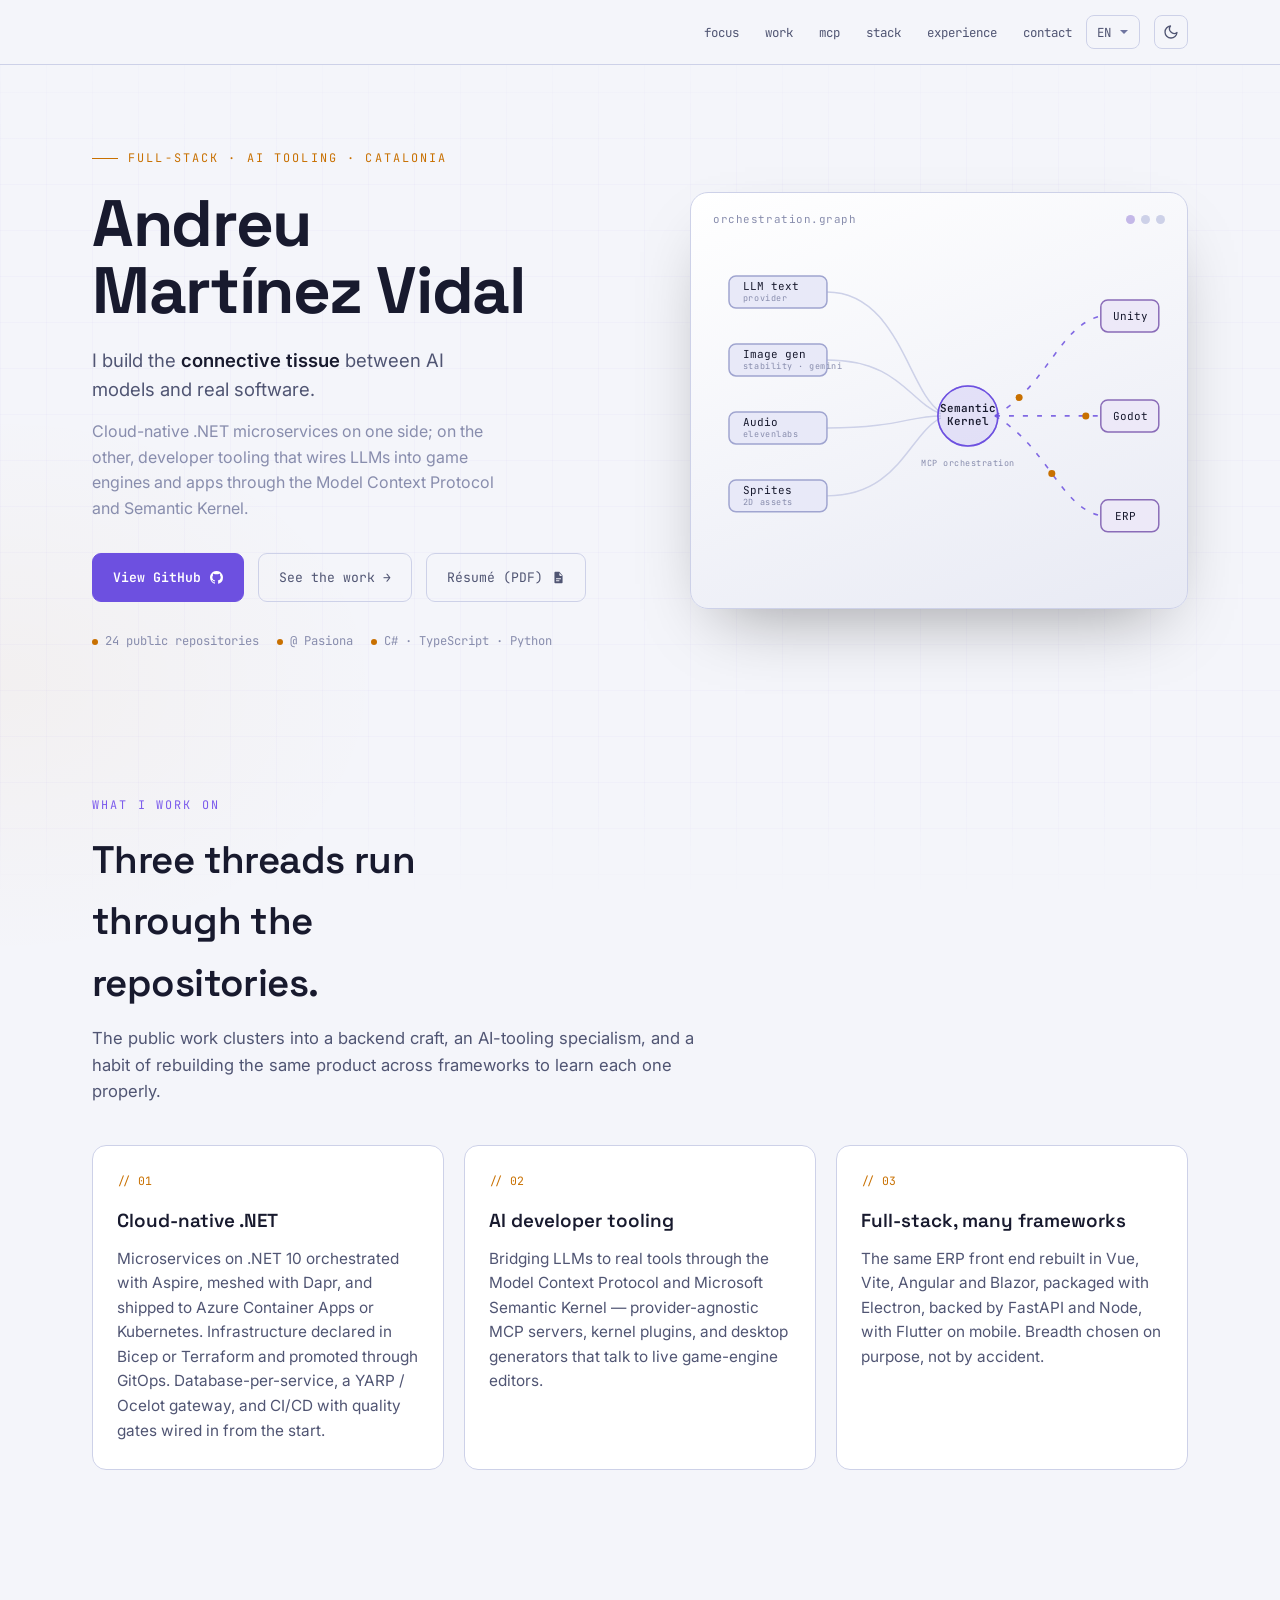
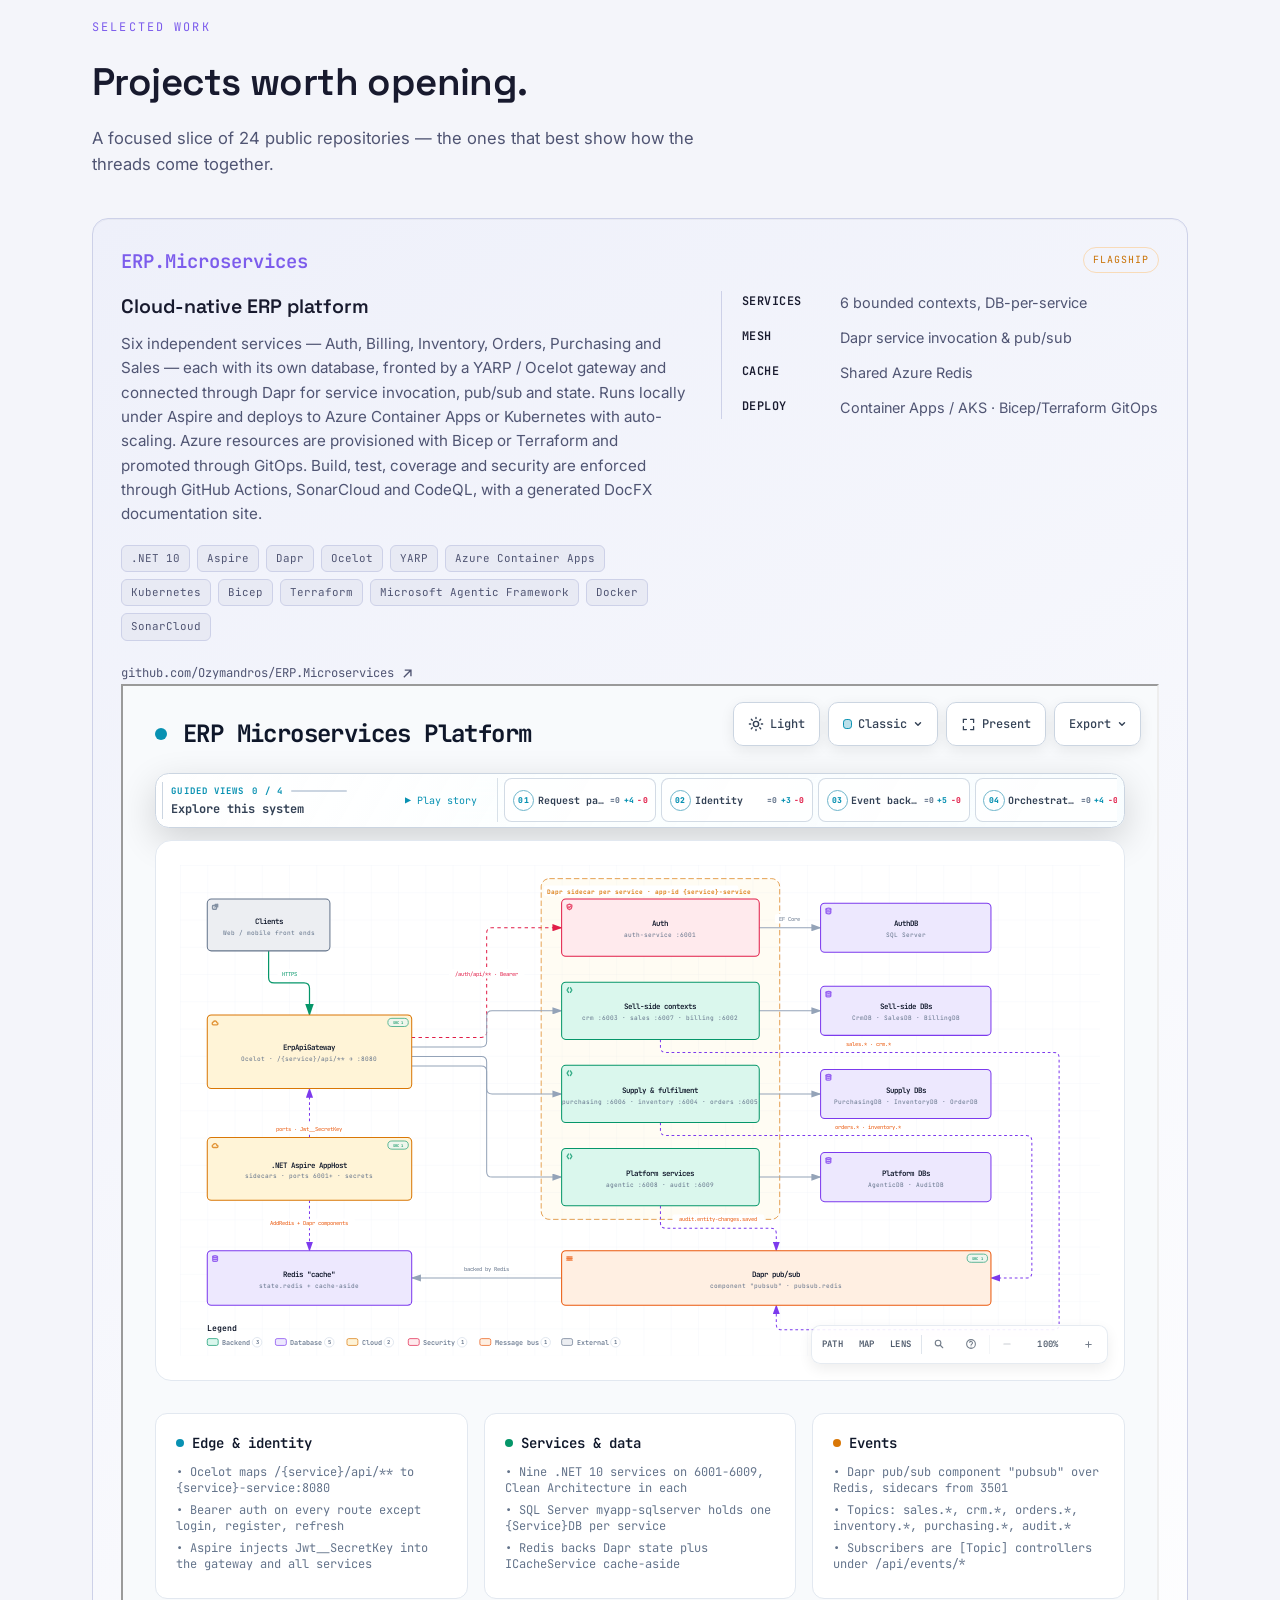
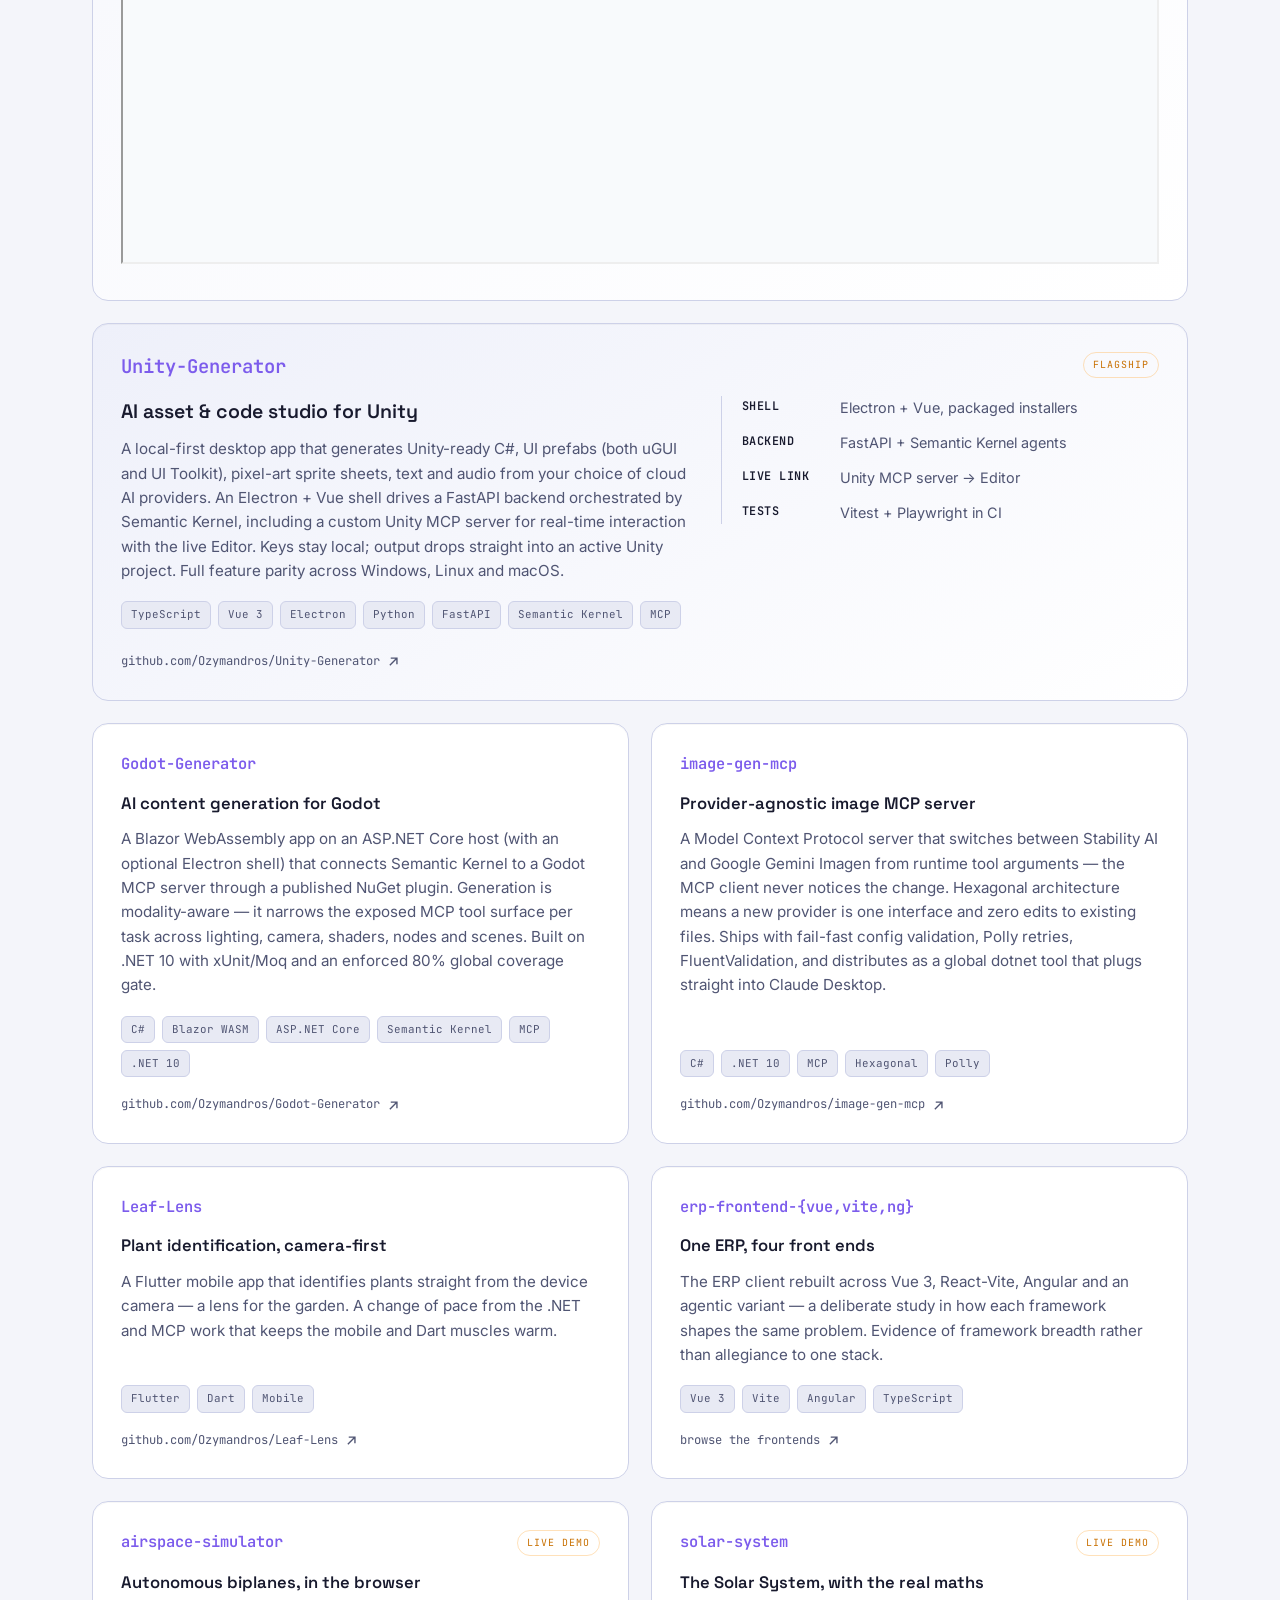
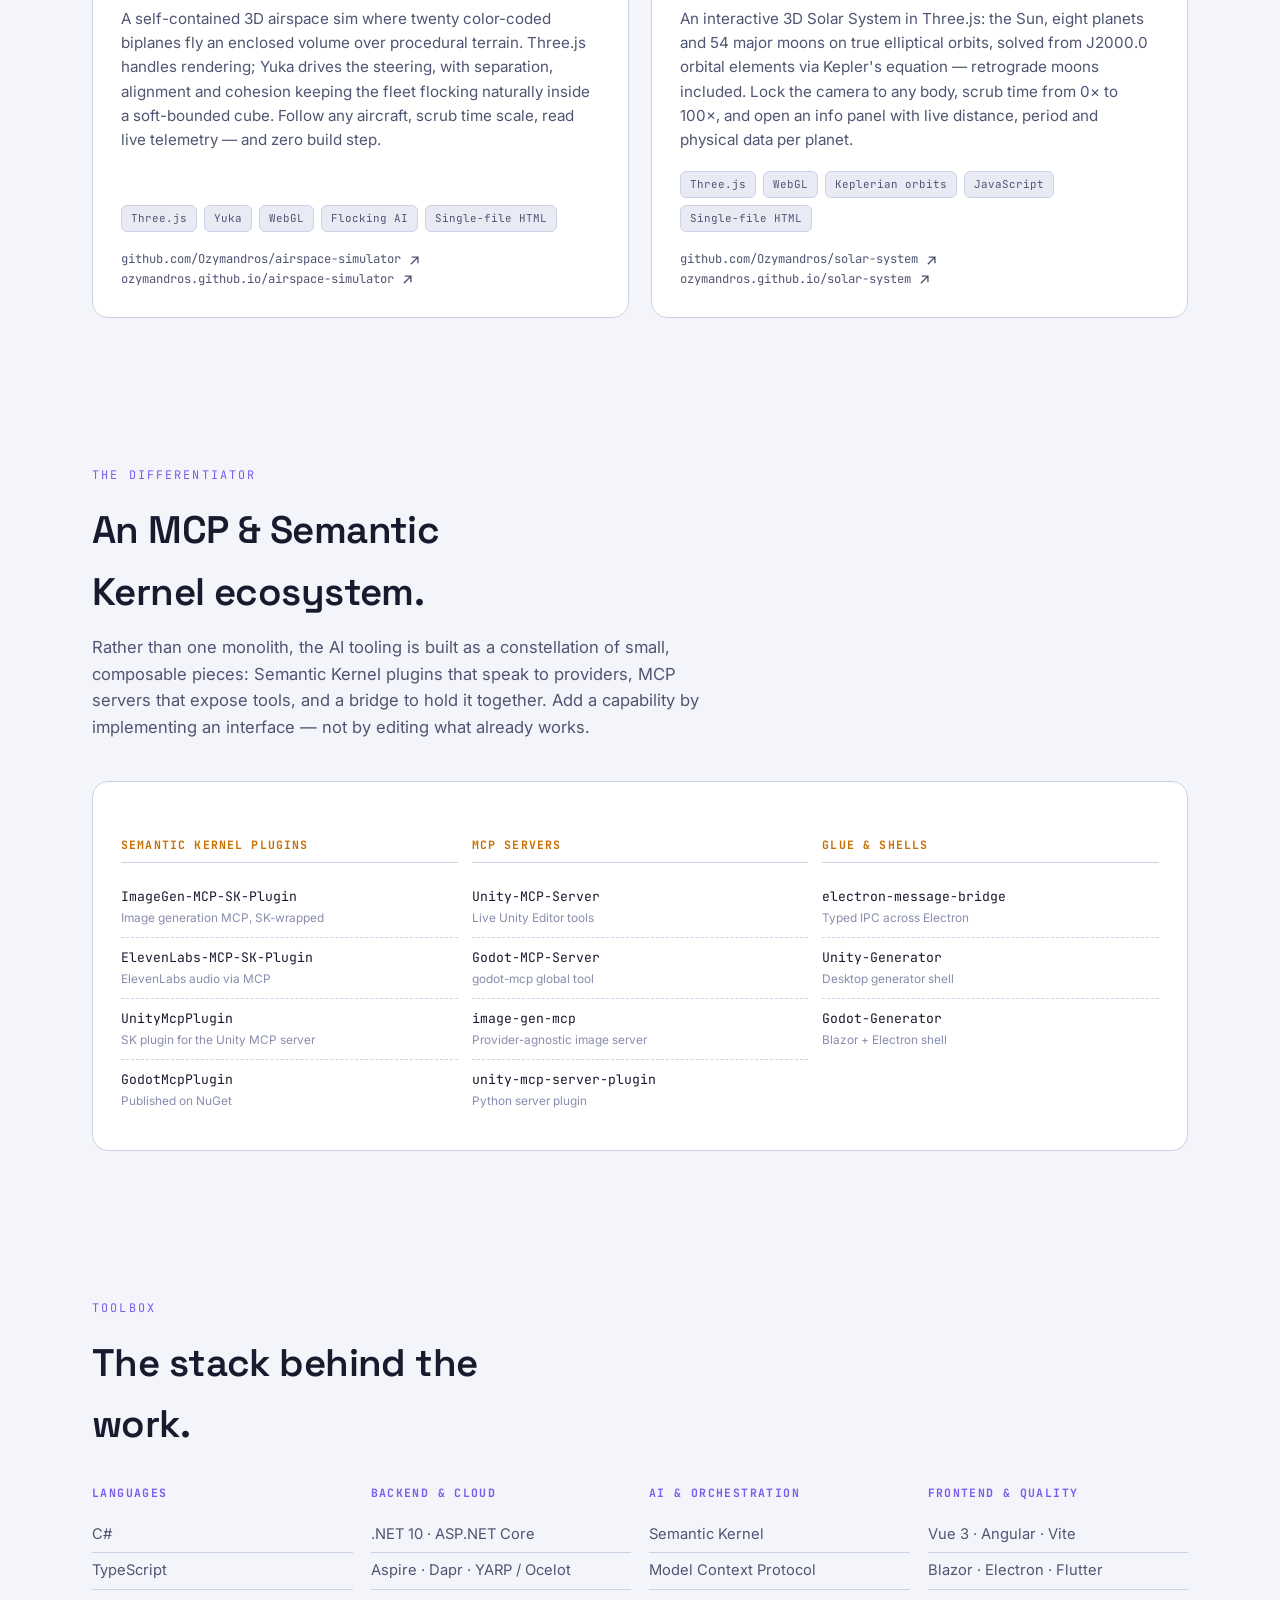
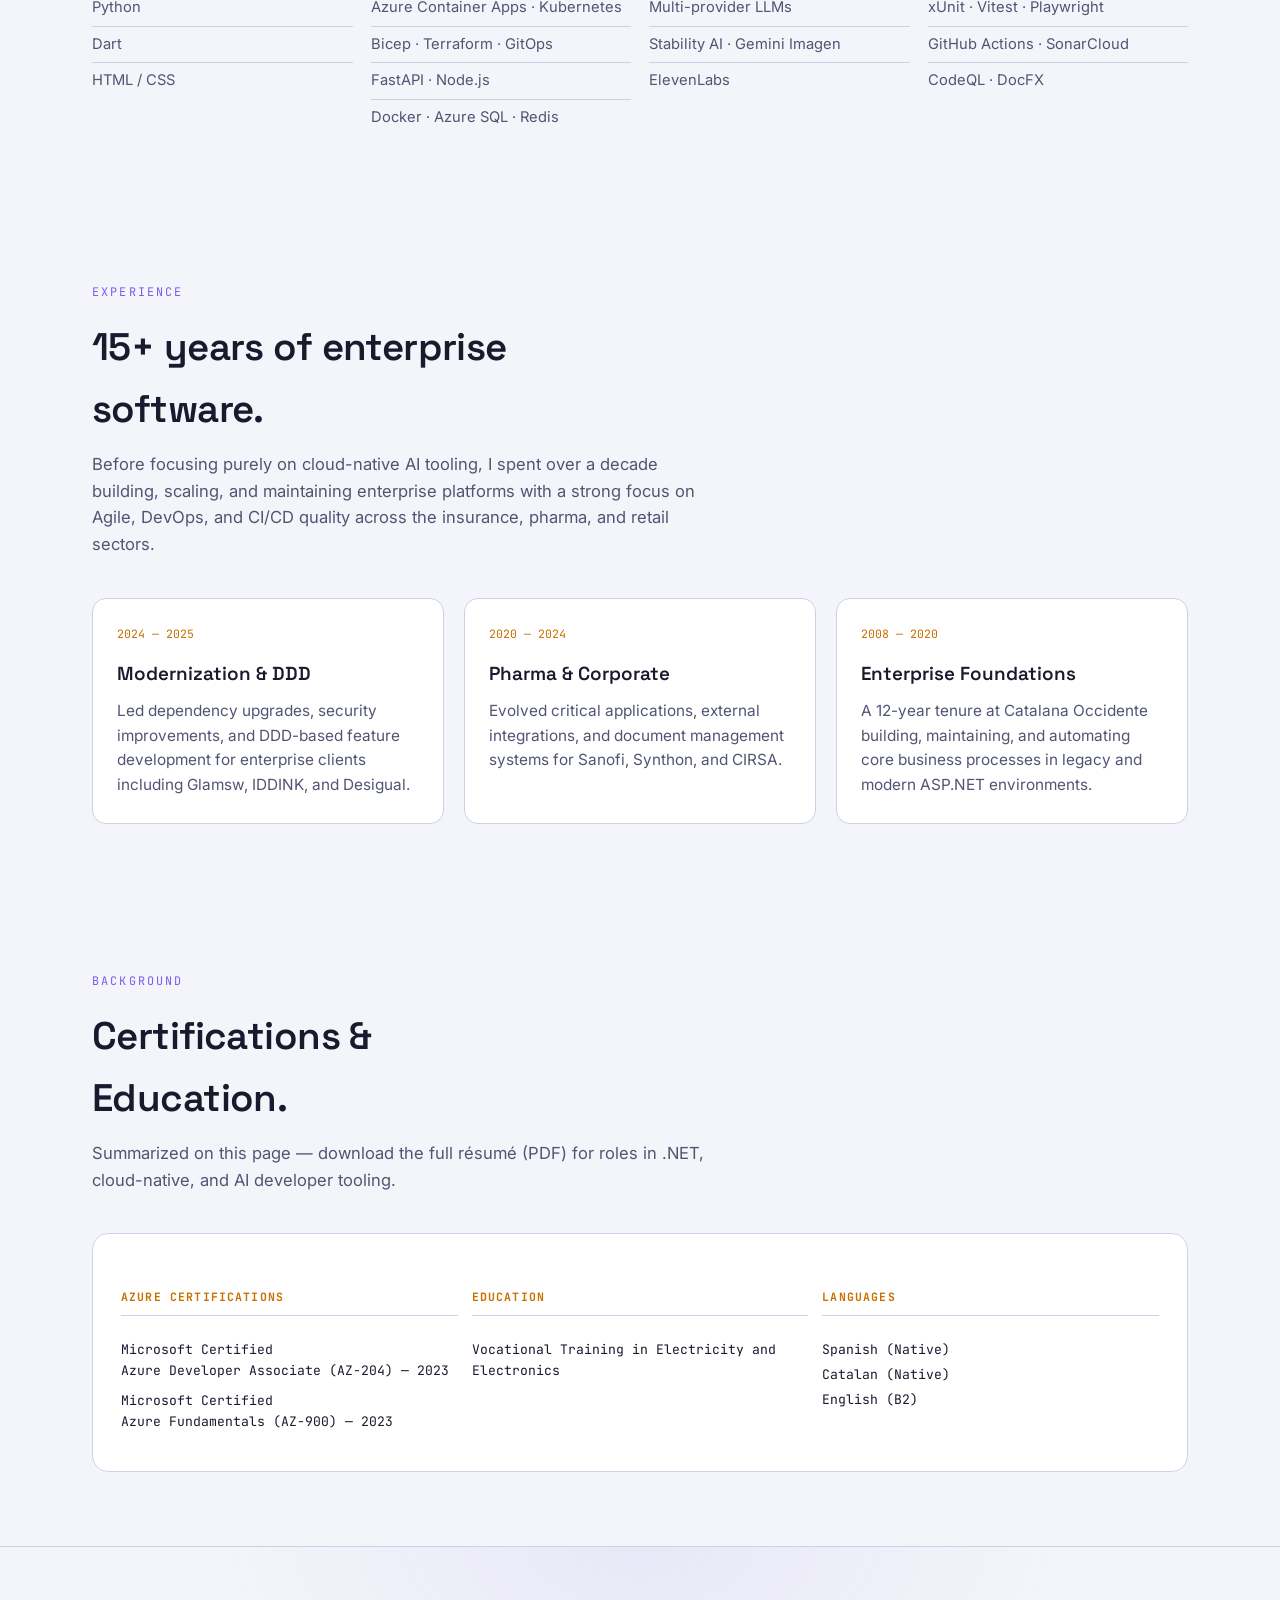
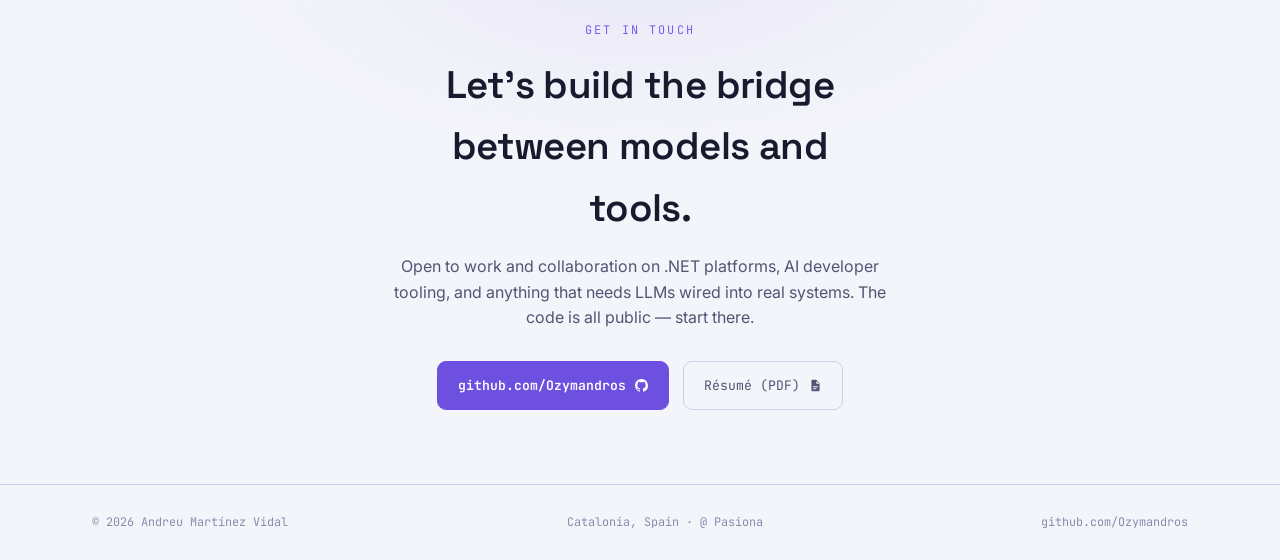
<file: index.html>
<!DOCTYPE html>
<html lang="en">
<head>
<meta charset="UTF-8">
<meta name="viewport" content="width=device-width, initial-scale=1.0">
<title>Andreu Martínez Vidal — Full-Stack &amp; AI Tooling Engineer</title>
<meta name="description" content="Andreu Martínez Vidal builds cloud-native .NET microservices and AI developer tooling that bridges LLMs to real tools through the Model Context Protocol and Semantic Kernel.">
<link rel="preconnect" href="https://fonts.googleapis.com">
<link rel="preconnect" href="https://fonts.gstatic.com" crossorigin>
<link href="https://fonts.googleapis.com/css2?family=Space+Grotesk:wght@400;500;600;700&family=Inter:wght@400;500;600&family=JetBrains+Mono:wght@400;500;600&display=swap" rel="stylesheet">
<link rel="stylesheet" href="styles.css">
<!-- Apply saved theme and language before first paint -->
<script>
  (function(){
    var t=localStorage.getItem('theme');
    if(t==='light'||t==='dark'){document.documentElement.dataset.theme=t;}
    else{document.documentElement.dataset.theme=
      window.matchMedia('(prefers-color-scheme:dark)').matches?'dark':'light';}
    var l=localStorage.getItem('lang');
    if(l==='en'||l==='es'||l==='ca'){document.documentElement.lang=l;}
  })();
</script>
</head>
<body>

<header class="nav">
  <div class="wrap row">
    <!--<div class="brand">andreu<b>.</b>martínez<b>:~$</b></div>-->
    <div class="nav-links">
      <nav><ul>
        <li><a href="#focus" data-i18n="nav.focus">focus</a></li>
        <li><a href="#work" data-i18n="nav.work">work</a></li>
        <li><a href="#ecosystem" data-i18n="nav.mcp">mcp</a></li>
        <li><a href="#stack" data-i18n="nav.stack">stack</a></li>
        <li><a href="#experience" data-i18n="nav.experience">experience</a></li>
        <li><a href="#contact" data-i18n="nav.contact">contact</a></li>
      </ul></nav>
      <select class="lang-select" id="lang-select" data-i18n-attr="aria-label:nav.lang" aria-label="Language">
        <option value="en">EN</option>
        <option value="es">ES</option>
        <option value="ca">CA</option>
      </select>
      <button class="theme-toggle" id="theme-toggle" data-i18n-attr="aria-label:nav.themeToggle" aria-label="Toggle light / dark theme">
        <!-- sun: visible in dark mode -->
        <svg class="icon-sun" viewBox="0 0 24 24" fill="none" stroke="currentColor" stroke-width="2" stroke-linecap="round" stroke-linejoin="round" aria-hidden="true">
          <circle cx="12" cy="12" r="4"/>
          <path d="M12 2v2M12 20v2M4.93 4.93l1.41 1.41M17.66 17.66l1.41 1.41M2 12h2M20 12h2M4.93 19.07l1.41-1.41M17.66 6.34l1.41-1.41"/>
        </svg>
        <!-- moon: visible in light mode -->
        <svg class="icon-moon" viewBox="0 0 24 24" fill="none" stroke="currentColor" stroke-width="2" stroke-linecap="round" stroke-linejoin="round" aria-hidden="true">
          <path d="M21 12.79A9 9 0 1 1 11.21 3 7 7 0 0 0 21 12.79z"/>
        </svg>
      </button>
    </div>
  </div>
</header>

<main>
  <!-- HERO -->
  <section class="hero">
    <div class="wrap hero-grid">
      <div>
        <div class="eyebrow" data-i18n="hero.eyebrow">Full-stack · AI tooling · Catalonia</div>
        <h1>Andreu<br>Martínez Vidal</h1>
        <p class="lede" data-i18n-html="hero.lede">I build the <strong>connective tissue</strong> between AI models and real software.</p>
        <p class="sub" data-i18n="hero.sub">Cloud-native .NET microservices on one side; on the other, developer tooling that wires LLMs into game engines and apps through the Model Context Protocol and Semantic Kernel.</p>
        <div class="cta-row">
          <a class="btn btn-primary" href="https://github.com/Ozymandros" target="_blank" rel="noopener">
            <span data-i18n="hero.cta.github">View GitHub</span>
            <svg width="13" height="13" viewBox="0 0 16 16" fill="currentColor"><path d="M8 0C3.58 0 0 3.58 0 8c0 3.54 2.29 6.53 5.47 7.59.4.07.55-.17.55-.38 0-.19-.01-.82-.01-1.49-2.01.37-2.53-.49-2.69-.94-.09-.23-.48-.94-.82-1.13-.28-.15-.68-.52-.01-.53.63-.01 1.08.58 1.23.82.72 1.21 1.87.87 2.33.66.07-.52.28-.87.51-1.07-1.78-.2-3.64-.89-3.64-3.95 0-.87.31-1.59.82-2.15-.08-.2-.36-1.02.08-2.12 0 0 .67-.21 2.2.82.64-.18 1.32-.27 2-.27.68 0 1.36.09 2 .27 1.53-1.04 2.2-.82 2.2-.82.44 1.1.16 1.92.08 2.12.51.56.82 1.27.82 2.15 0 3.07-1.87 3.75-3.65 3.95.29.25.54.73.54 1.48 0 1.07-.01 1.93-.01 2.2 0 .21.15.46.55.38A8.01 8.01 0 0016 8c0-4.42-3.58-8-8-8z"/></svg>
          </a>
          <a class="btn btn-ghost" href="#work" data-i18n="hero.cta.work">See the work →</a>
          <a class="btn btn-ghost" href="./CV_Andreu_Martinez_Optimizado.pdf" target="_blank" rel="noopener" type="application/pdf" data-i18n-attr="aria-label:hero.cta.cv;title:hero.cta.cv" aria-label="Résumé (PDF)" title="Résumé (PDF)">
            <span data-i18n="hero.cta.cv">Résumé (PDF)</span>
            <svg width="13" height="13" viewBox="0 0 16 16" fill="currentColor" aria-hidden="true"><path d="M9 1H4a1 1 0 0 0-1 1v12a1 1 0 0 0 1 1h8a1 1 0 0 0 1-1V5.5L9 1zm0 1.5L12.5 6H10a1 1 0 0 1-1-1V2.5zM5 9h6v1H5V9zm0 2.5h4v1H5v-1z"/></svg>
          </a>
        </div>
        <div class="meta-line mono">
          <span><i class="dot"></i> <span data-i18n="hero.meta.repos">24 public repositories</span></span>
          <span><i class="dot"></i> <span data-i18n="hero.meta.pasiona">@ Pasiona</span></span>
          <span><i class="dot"></i> <span data-i18n="hero.meta.languages">C# · TypeScript · Python</span></span>
        </div>
      </div>

      <!-- signature: orchestration node graph -->
      <div class="graph-card reveal">
        <div class="graph-head">
          <span data-i18n="hero.graph.title">orchestration.graph</span>
          <span class="lights"><i></i><i></i><i></i></span>
        </div>
        <svg class="graph" viewBox="0 0 460 360" role="img" data-i18n-attr="aria-label:hero.graph.aria" aria-label="Diagram: AI providers feed a Semantic Kernel core that drives tool targets through the Model Context Protocol.">
          <!-- edges providers -> kernel -->
          <path class="edge" d="M118,58 C190,58 200,160 232,178"/>
          <path class="edge" d="M118,126 C190,126 200,168 232,180"/>
          <path class="edge" d="M118,194 C190,194 200,182 232,182"/>
          <path class="edge" d="M118,262 C190,262 200,200 232,184"/>
          <!-- flow edges kernel -> targets -->
          <path class="edge-flow" d="M286,182 C340,150 350,92 392,82"/>
          <path class="edge-flow" d="M286,182 C345,182 350,182 392,182"/>
          <path class="edge-flow" d="M286,182 C340,214 350,272 392,282"/>

          <!-- providers -->
          <g class="node n-provider">
            <rect x="20" y="42" width="98" height="32" rx="7"/>
            <text class="node-label" x="34" y="56" data-i18n="hero.graph.llmText">LLM text</text>
            <text class="node-kind" x="34" y="67" data-i18n="hero.graph.provider">provider</text>
          </g>
          <g class="node n-provider">
            <rect x="20" y="110" width="98" height="32" rx="7"/>
            <text class="node-label" x="34" y="124" data-i18n="hero.graph.imageGen">Image gen</text>
            <text class="node-kind" x="34" y="135">stability · gemini</text>
          </g>
          <g class="node n-provider">
            <rect x="20" y="178" width="98" height="32" rx="7"/>
            <text class="node-label" x="34" y="192" data-i18n="hero.graph.audio">Audio</text>
            <text class="node-kind" x="34" y="203">elevenlabs</text>
          </g>
          <g class="node n-provider">
            <rect x="20" y="246" width="98" height="32" rx="7"/>
            <text class="node-label" x="34" y="260" data-i18n="hero.graph.sprites">Sprites</text>
            <text class="node-kind" x="34" y="271" data-i18n="hero.graph.assets2d">2D assets</text>
          </g>

          <!-- kernel -->
          <g class="node n-kernel">
            <circle class="pulse" cx="259" cy="182" r="30"/>
            <circle cx="259" cy="182" r="30"/>
            <text class="node-label" x="259" y="178" text-anchor="middle" style="font-weight:600">Semantic</text>
            <text class="node-label" x="259" y="191" text-anchor="middle" style="font-weight:600">Kernel</text>
          </g>
          <text class="node-kind" x="259" y="232" text-anchor="middle" data-i18n="hero.graph.mcpOrchestration">MCP orchestration</text>

          <!-- targets -->
          <g class="node n-target">
            <rect x="392" y="66" width="58" height="32" rx="7"/>
            <text class="node-label" x="404" y="86">Unity</text>
          </g>
          <g class="node n-target">
            <rect x="392" y="166" width="58" height="32" rx="7"/>
            <text class="node-label" x="404" y="186">Godot</text>
          </g>
          <g class="node n-target">
            <rect x="392" y="266" width="58" height="32" rx="7"/>
            <text class="node-label" x="406" y="286">ERP</text>
          </g>

          <!-- travelling signal dots -->
          <circle class="sig-dot run" r="3.5"><animateMotion dur="2.6s" repeatCount="indefinite" path="M286,182 C340,150 350,92 392,82"/></circle>
          <circle class="sig-dot run" r="3.5" style="animation-delay:.9s"><animateMotion dur="2.6s" begin="0.9s" repeatCount="indefinite" path="M286,182 C345,182 350,182 392,182"/></circle>
          <circle class="sig-dot run" r="3.5" style="animation-delay:1.7s"><animateMotion dur="2.6s" begin="1.7s" repeatCount="indefinite" path="M286,182 C340,214 350,272 392,282"/></circle>
        </svg>
      </div>
    </div>
  </section>

  <!-- FOCUS -->
  <section id="focus">
    <div class="wrap">
      <div class="sec-label reveal" data-i18n="focus.label">What I work on</div>
      <h2 class="sec-title reveal" data-i18n="focus.title">Three threads run through the repositories.</h2>
      <p class="sec-intro reveal" data-i18n="focus.intro">The public work clusters into a backend craft, an AI-tooling specialism, and a habit of rebuilding the same product across frameworks to learn each one properly.</p>
      <div class="pillars">
        <div class="pillar reveal">
          <div class="idx">// 01</div>
          <h3 data-i18n="focus.p1.title">Cloud-native .NET</h3>
          <p data-i18n="focus.p1.body">Microservices on .NET 10 orchestrated with Aspire, meshed with Dapr, and shipped to Azure Container Apps or Kubernetes. Infrastructure declared in Bicep or Terraform and promoted through GitOps. Database-per-service, a YARP / Ocelot gateway, and CI/CD with quality gates wired in from the start.</p>
        </div>
        <div class="pillar reveal">
          <div class="idx">// 02</div>
          <h3 data-i18n="focus.p2.title">AI developer tooling</h3>
          <p data-i18n="focus.p2.body">Bridging LLMs to real tools through the Model Context Protocol and Microsoft Semantic Kernel — provider-agnostic MCP servers, kernel plugins, and desktop generators that talk to live game-engine editors.</p>
        </div>
        <div class="pillar reveal">
          <div class="idx">// 03</div>
          <h3 data-i18n="focus.p3.title">Full-stack, many frameworks</h3>
          <p data-i18n="focus.p3.body">The same ERP front end rebuilt in Vue, Vite, Angular and Blazor, packaged with Electron, backed by FastAPI and Node, with Flutter on mobile. Breadth chosen on purpose, not by accident.</p>
        </div>
      </div>
    </div>
  </section>

  <!-- WORK -->
  <section id="work">
    <div class="wrap">
      <div class="sec-label reveal" data-i18n="work.label">Selected work</div>
      <h2 class="sec-title reveal" data-i18n="work.title">Projects worth opening.</h2>
      <p class="sec-intro reveal" data-i18n="work.intro">A focused slice of 24 public repositories — the ones that best show how the threads come together.</p>

      <div class="projects">
        <!-- ERP flagship -->
        <article class="card flag reveal">
          <div class="card-top">
            <div class="repo">ERP.Microservices</div>
            <span class="badge" data-i18n="work.badge.flagship">Flagship</span>
          </div>
          <div class="flag-grid">
            <div>
              <h3 class="role" data-i18n="erp.role">Cloud-native ERP platform</h3>
              <p data-i18n="erp.body">Six independent services — Auth, Billing, Inventory, Orders, Purchasing and Sales — each with its own database, fronted by a YARP / Ocelot gateway and connected through Dapr for service invocation, pub/sub and state. Runs locally under Aspire and deploys to Azure Container Apps or Kubernetes with auto-scaling. Azure resources are provisioned with Bicep or Terraform and promoted through GitOps. Build, test, coverage and security are enforced through GitHub Actions, SonarCloud and CodeQL, with a generated DocFX documentation site.</p>
              <div class="tags">
                <span class="tag">.NET 10</span><span class="tag">Aspire</span><span class="tag">Dapr</span>
                <span class="tag">Ocelot</span><span class="tag">YARP</span><span class="tag">Azure Container Apps</span>
                <span class="tag">Kubernetes</span><span class="tag">Bicep</span><span class="tag">Terraform</span>
                <span class="tag">Microsoft Agentic Framework</span><span class="tag">Docker</span><span class="tag">SonarCloud</span>
              </div>
              <a class="link" href="https://github.com/Ozymandros/ERP.Microservices" target="_blank" rel="noopener">github.com/Ozymandros/ERP.Microservices
                <svg width="11" height="11" viewBox="0 0 16 16" fill="currentColor"><path d="M4 2h10v10h-2V5.4L3.4 14 2 12.6 10.6 4H4V2z"/></svg></a>
            </div>
            <ul class="facts">
              <li><b data-i18n="facts.services">Services</b><span data-i18n="facts.services.val">6 bounded contexts, DB-per-service</span></li>
              <li><b data-i18n="facts.mesh">Mesh</b><span data-i18n="facts.mesh.val">Dapr service invocation &amp; pub/sub</span></li>
              <li><b data-i18n="facts.cache">Cache</b><span data-i18n="facts.cache.val">Shared Azure Redis</span></li>
              <li><b data-i18n="facts.deploy">Deploy</b><span data-i18n="facts.deploy.val">Container Apps / AKS · Bicep/Terraform GitOps</span></li>
            </ul>
          </div>
		  <div class="card-bottom">
          <iframe src="docs/diagrams/erp-platform-architecture.html" style="
    height: 1180px;
" width="100%"></iframe>
          </div>
        </article>

        <!-- Unity-Generator flagship -->
        <article class="card flag reveal">
          <div class="card-top">
            <div class="repo">Unity-Generator</div>
            <span class="badge" data-i18n="work.badge.flagship">Flagship</span>
          </div>
          <div class="flag-grid">
            <div>
              <h3 class="role" data-i18n="unity.role">AI asset &amp; code studio for Unity</h3>
              <p data-i18n="unity.body">A local-first desktop app that generates Unity-ready C#, UI prefabs (both uGUI and UI Toolkit), pixel-art sprite sheets, text and audio from your choice of cloud AI providers. An Electron + Vue shell drives a FastAPI backend orchestrated by Semantic Kernel, including a custom Unity MCP server for real-time interaction with the live Editor. Keys stay local; output drops straight into an active Unity project. Full feature parity across Windows, Linux and macOS.</p>
              <div class="tags">
                <span class="tag">TypeScript</span><span class="tag">Vue 3</span><span class="tag">Electron</span>
                <span class="tag">Python</span><span class="tag">FastAPI</span><span class="tag">Semantic Kernel</span><span class="tag">MCP</span>
              </div>
              <a class="link" href="https://github.com/Ozymandros/Unity-Generator" target="_blank" rel="noopener">github.com/Ozymandros/Unity-Generator
                <svg width="11" height="11" viewBox="0 0 16 16" fill="currentColor"><path d="M4 2h10v10h-2V5.4L3.4 14 2 12.6 10.6 4H4V2z"/></svg></a>
            </div>
            <ul class="facts">
              <li><b data-i18n="facts.shell">Shell</b><span data-i18n="facts.shell.val">Electron + Vue, packaged installers</span></li>
              <li><b data-i18n="facts.backend">Backend</b><span data-i18n="facts.backend.val">FastAPI + Semantic Kernel agents</span></li>
              <li><b data-i18n="facts.liveLink">Live link</b><span data-i18n="facts.liveLink.val">Unity MCP server → Editor</span></li>
              <li><b data-i18n="facts.tests">Tests</b><span data-i18n="facts.tests.val">Vitest + Playwright in CI</span></li>
            </ul>
          </div>
        </article>

        <!-- Godot-Generator -->
        <article class="card reveal">
          <div class="card-top"><div class="repo">Godot-Generator</div></div>
          <h3 class="role" data-i18n="godot.role">AI content generation for Godot</h3>
          <p data-i18n="godot.body">A Blazor WebAssembly app on an ASP.NET Core host (with an optional Electron shell) that connects Semantic Kernel to a Godot MCP server through a published NuGet plugin. Generation is modality-aware — it narrows the exposed MCP tool surface per task across lighting, camera, shaders, nodes and scenes. Built on .NET 10 with xUnit/Moq and an enforced 80% global coverage gate.</p>
          <div class="tags">
            <span class="tag">C#</span><span class="tag">Blazor WASM</span><span class="tag">ASP.NET Core</span>
            <span class="tag">Semantic Kernel</span><span class="tag">MCP</span><span class="tag">.NET 10</span>
          </div>
          <a class="link" href="https://github.com/Ozymandros/Godot-Generator" target="_blank" rel="noopener">github.com/Ozymandros/Godot-Generator
            <svg width="11" height="11" viewBox="0 0 16 16" fill="currentColor"><path d="M4 2h10v10h-2V5.4L3.4 14 2 12.6 10.6 4H4V2z"/></svg></a>
        </article>

        <!-- image-gen-mcp -->
        <article class="card reveal">
          <div class="card-top"><div class="repo">image-gen-mcp</div></div>
          <h3 class="role" data-i18n="imagegen.role">Provider-agnostic image MCP server</h3>
          <p data-i18n="imagegen.body">A Model Context Protocol server that switches between Stability AI and Google Gemini Imagen from runtime tool arguments — the MCP client never notices the change. Hexagonal architecture means a new provider is one interface and zero edits to existing files. Ships with fail-fast config validation, Polly retries, FluentValidation, and distributes as a global dotnet tool that plugs straight into Claude Desktop.</p>
          <div class="tags">
            <span class="tag">C#</span><span class="tag">.NET 10</span><span class="tag">MCP</span>
            <span class="tag">Hexagonal</span><span class="tag">Polly</span>
          </div>
          <a class="link" href="https://github.com/Ozymandros/image-gen-mcp" target="_blank" rel="noopener">github.com/Ozymandros/image-gen-mcp
            <svg width="11" height="11" viewBox="0 0 16 16" fill="currentColor"><path d="M4 2h10v10h-2V5.4L3.4 14 2 12.6 10.6 4H4V2z"/></svg></a>
        </article>

        <!-- Leaf-Lens -->
        <article class="card reveal">
          <div class="card-top"><div class="repo">Leaf-Lens</div></div>
          <h3 class="role" data-i18n="leaflens.role">Plant identification, camera-first</h3>
          <p data-i18n="leaflens.body">A Flutter mobile app that identifies plants straight from the device camera — a lens for the garden. A change of pace from the .NET and MCP work that keeps the mobile and Dart muscles warm.</p>
          <div class="tags"><span class="tag">Flutter</span><span class="tag">Dart</span><span class="tag">Mobile</span></div>
          <a class="link" href="https://github.com/Ozymandros/Leaf-Lens" target="_blank" rel="noopener">github.com/Ozymandros/Leaf-Lens
            <svg width="11" height="11" viewBox="0 0 16 16" fill="currentColor"><path d="M4 2h10v10h-2V5.4L3.4 14 2 12.6 10.6 4H4V2z"/></svg></a>
        </article>

        <!-- ERP frontends -->
        <article class="card reveal">
          <div class="card-top"><div class="repo">erp-frontend-{vue,vite,ng}</div></div>
          <h3 class="role" data-i18n="erpfe.role">One ERP, four front ends</h3>
          <p data-i18n="erpfe.body">The ERP client rebuilt across Vue 3, React-Vite, Angular and an agentic variant — a deliberate study in how each framework shapes the same problem. Evidence of framework breadth rather than allegiance to one stack.</p>
          <div class="tags"><span class="tag">Vue 3</span><span class="tag">Vite</span><span class="tag">Angular</span><span class="tag">TypeScript</span></div>
          <a class="link" href="https://github.com/Ozymandros?tab=repositories" target="_blank" rel="noopener"><span data-i18n="erpfe.link">browse the frontends</span>
            <svg width="11" height="11" viewBox="0 0 16 16" fill="currentColor"><path d="M4 2h10v10h-2V5.4L3.4 14 2 12.6 10.6 4H4V2z"/></svg></a>
        </article>

        <!-- airspace-simulator -->
        <article class="card reveal">
          <div class="card-top"><div class="repo">airspace-simulator</div><span class="badge" data-i18n="work.badge.liveDemo">Live demo</span></div>
          <h3 class="role" data-i18n="airspace.role">Autonomous biplanes, in the browser</h3>
          <p data-i18n="airspace.body">A self-contained 3D airspace sim where twenty color-coded biplanes fly an enclosed volume over procedural terrain. Three.js handles rendering; Yuka drives the steering, with separation, alignment and cohesion keeping the fleet flocking naturally inside a soft-bounded cube. Follow any aircraft, scrub time scale, read live telemetry — and zero build step.</p>
          <div class="tags">
            <span class="tag">Three.js</span><span class="tag">Yuka</span><span class="tag">WebGL</span>
            <span class="tag">Flocking AI</span><span class="tag">Single-file HTML</span>
          </div>
          <a class="link" href="https://github.com/Ozymandros/airspace-simulator" target="_blank" rel="noopener">github.com/Ozymandros/airspace-simulator
            <svg width="11" height="11" viewBox="0 0 16 16" fill="currentColor"><path d="M4 2h10v10h-2V5.4L3.4 14 2 12.6 10.6 4H4V2z"/></svg></a>
          <a class="link" href="https://ozymandros.github.io/airspace-simulator" target="_blank" rel="noopener">ozymandros.github.io/airspace-simulator
            <svg width="11" height="11" viewBox="0 0 16 16" fill="currentColor"><path d="M4 2h10v10h-2V5.4L3.4 14 2 12.6 10.6 4H4V2z"/></svg></a>
        </article>

        <!-- solar-system -->
        <article class="card reveal">
          <div class="card-top"><div class="repo">solar-system</div><span class="badge" data-i18n="work.badge.liveDemo">Live demo</span></div>
          <h3 class="role" data-i18n="solar.role">The Solar System, with the real maths</h3>
          <p data-i18n="solar.body">An interactive 3D Solar System in Three.js: the Sun, eight planets and 54 major moons on true elliptical orbits, solved from J2000.0 orbital elements via Kepler's equation — retrograde moons included. Lock the camera to any body, scrub time from 0× to 100×, and open an info panel with live distance, period and physical data per planet.</p>
          <div class="tags">
            <span class="tag">Three.js</span><span class="tag">WebGL</span><span class="tag">Keplerian orbits</span>
            <span class="tag">JavaScript</span><span class="tag">Single-file HTML</span>
          </div>
          <a class="link" href="https://github.com/Ozymandros/solar-system" target="_blank" rel="noopener">github.com/Ozymandros/solar-system
            <svg width="11" height="11" viewBox="0 0 16 16" fill="currentColor"><path d="M4 2h10v10h-2V5.4L3.4 14 2 12.6 10.6 4H4V2z"/></svg></a>
          <a class="link" href="https://ozymandros.github.io/solar-system" target="_blank" rel="noopener">ozymandros.github.io/solar-system
            <svg width="11" height="11" viewBox="0 0 16 16" fill="currentColor"><path d="M4 2h10v10h-2V5.4L3.4 14 2 12.6 10.6 4H4V2z"/></svg></a>
        </article>
      </div>
    </div>
  </section>

  <!-- ECOSYSTEM -->
  <section id="ecosystem">
    <div class="wrap">
      <div class="sec-label reveal" data-i18n="eco.label">The differentiator</div>
      <h2 class="sec-title reveal" data-i18n="eco.title">An MCP &amp; Semantic Kernel ecosystem.</h2>
      <p class="sec-intro reveal" data-i18n="eco.intro">Rather than one monolith, the AI tooling is built as a constellation of small, composable pieces: Semantic Kernel plugins that speak to providers, MCP servers that expose tools, and a bridge to hold it together. Add a capability by implementing an interface — not by editing what already works.</p>
      <div class="eco reveal">
        <div class="eco-grid">
          <div class="eco-col">
            <h4 data-i18n="eco.col.plugins">Semantic Kernel plugins</h4>
            <a class="eco-item" href="https://github.com/Ozymandros/ImageGen-MCP-SK-Plugin" target="_blank" rel="noopener">ImageGen-MCP-SK-Plugin<span data-i18n="eco.item.imagegen">Image generation MCP, SK-wrapped</span></a>
            <a class="eco-item" href="https://github.com/Ozymandros/ElevenLabs-MCP-SK-Plugin" target="_blank" rel="noopener">ElevenLabs-MCP-SK-Plugin<span data-i18n="eco.item.elevenlabs">ElevenLabs audio via MCP</span></a>
            <a class="eco-item" href="https://github.com/Ozymandros/UnityMcpPlugin" target="_blank" rel="noopener">UnityMcpPlugin<span data-i18n="eco.item.unityplugin">SK plugin for the Unity MCP server</span></a>
            <a class="eco-item" href="https://github.com/Ozymandros/GodotMcpPlugin" target="_blank" rel="noopener">GodotMcpPlugin<span data-i18n="eco.item.godotplugin">Published on NuGet</span></a>
          </div>
          <div class="eco-col">
            <h4 data-i18n="eco.col.servers">MCP servers</h4>
            <a class="eco-item" href="https://github.com/Ozymandros/Unity-MCP-Server" target="_blank" rel="noopener">Unity-MCP-Server<span data-i18n="eco.item.unityserver">Live Unity Editor tools</span></a>
            <a class="eco-item" href="https://github.com/Ozymandros/Godot-MCP-Server" target="_blank" rel="noopener">Godot-MCP-Server<span data-i18n="eco.item.godotserver">godot-mcp global tool</span></a>
            <a class="eco-item" href="https://github.com/Ozymandros/image-gen-mcp" target="_blank" rel="noopener">image-gen-mcp<span data-i18n="eco.item.imagegenserver">Provider-agnostic image server</span></a>
            <a class="eco-item" href="https://github.com/Ozymandros/unity-mcp-server-plugin" target="_blank" rel="noopener">unity-mcp-server-plugin<span data-i18n="eco.item.unitypy">Python server plugin</span></a>
          </div>
          <div class="eco-col">
            <h4 data-i18n="eco.col.glue">Glue &amp; shells</h4>
            <a class="eco-item" href="https://github.com/Ozymandros/electron-message-bridge" target="_blank" rel="noopener">electron-message-bridge<span data-i18n="eco.item.bridge">Typed IPC across Electron</span></a>
            <a class="eco-item" href="https://github.com/Ozymandros/Unity-Generator" target="_blank" rel="noopener">Unity-Generator<span data-i18n="eco.item.unityshell">Desktop generator shell</span></a>
            <a class="eco-item" href="https://github.com/Ozymandros/Godot-Generator" target="_blank" rel="noopener">Godot-Generator<span data-i18n="eco.item.godotshell">Blazor + Electron shell</span></a>
          </div>
        </div>
      </div>
    </div>
  </section>

  <!-- STACK -->
  <section id="stack">
    <div class="wrap">
      <div class="sec-label reveal" data-i18n="stack.label">Toolbox</div>
      <h2 class="sec-title reveal" data-i18n="stack.title">The stack behind the work.</h2>
      <div class="stack" style="margin-top:30px">
        <div class="stack-col reveal">
          <h4 data-i18n="stack.col.languages">Languages</h4>
          <ul><li>C#</li><li>TypeScript</li><li>Python</li><li>Dart</li><li>HTML / CSS</li></ul>
        </div>
        <div class="stack-col reveal">
          <h4 data-i18n="stack.col.backend">Backend &amp; cloud</h4>
          <ul><li>.NET 10 · ASP.NET Core</li><li>Aspire · Dapr · YARP / Ocelot</li><li>Azure Container Apps · Kubernetes</li><li>Bicep · Terraform · GitOps</li><li>FastAPI · Node.js</li><li>Docker · Azure SQL · Redis</li></ul>
        </div>
        <div class="stack-col reveal">
          <h4 data-i18n="stack.col.ai">AI &amp; orchestration</h4>
          <ul><li>Semantic Kernel</li><li>Model Context Protocol</li><li>Multi-provider LLMs</li><li>Stability AI · Gemini Imagen</li><li>ElevenLabs</li></ul>
        </div>
        <div class="stack-col reveal">
          <h4 data-i18n="stack.col.frontend">Frontend &amp; quality</h4>
          <ul><li>Vue 3 · Angular · Vite</li><li>Blazor · Electron · Flutter</li><li>xUnit · Vitest · Playwright</li><li>GitHub Actions · SonarCloud</li><li>CodeQL · DocFX</li></ul>
        </div>
      </div>
    </div>
  </section>

  <!-- EXPERIENCE -->
  <section id="experience">
    <div class="wrap">
      <div class="sec-label reveal" data-i18n="experience.label">Trajectory</div>
      <h2 class="sec-title reveal" data-i18n="experience.title">15+ years of enterprise software.</h2>
      <p class="sec-intro reveal" data-i18n="experience.intro">Before focusing purely on cloud-native AI tooling, I spent over a decade building, scaling, and maintaining enterprise platforms across the insurance, pharma, and retail sectors.</p>
      
      <div class="pillars">
        <div class="pillar reveal">
          <div class="idx">2024 — 2025</div>
          <h3 data-i18n="exp.recent.title">Modernization & DDD</h3>
          <p data-i18n="exp.recent.body">Led dependency upgrades, security improvements, and DDD-based feature development for enterprise clients including Glamsw, IDDINK, and Desigual.</p>
        </div>
        <div class="pillar reveal">
          <div class="idx">2020 — 2024</div>
          <h3 data-i18n="exp.mid.title">Pharma & Corporate</h3>
          <p data-i18n="exp.mid.body">Evolved critical applications, external integrations, and document management systems for Sanofi, Synthon, and CIRSA.</p>
        </div>
        <div class="pillar reveal">
          <div class="idx">2008 — 2020</div>
          <h3 data-i18n="exp.early.title">Enterprise Foundations</h3>
          <p data-i18n="exp.early.body">A 12-year tenure at Catalana Occidente building, maintaining, and automating core business processes in legacy and modern ASP.NET environments.</p>
        </div>
      </div>
    </div>
  </section>

  <!-- BACKGROUND & CREDENTIALS -->
  <section id="background">
    <div class="wrap">
      <div class="sec-label reveal" data-i18n="credentials.label">Background</div>
      <h2 class="sec-title reveal" data-i18n="credentials.title">Certifications & Education.</h2>
      <p class="sec-intro reveal" data-i18n-html="credentials.cv.intro">Summarized on this page — <a href="./CV_Andreu_Martinez_Optimizado.pdf" target="_blank" rel="noopener">download the full résumé (PDF)</a> for roles in .NET, cloud-native, and AI developer tooling.</p>
      <div class="eco reveal">
        <div class="eco-grid">
          <div class="eco-col">
            <h4 data-i18n="credentials.certs">Certifications</h4>
            <span class="eco-item" style="border-bottom:none">Microsoft Certified <span data-i18n="credentials.az204" style="color:var(--text);font-family:var(--mono);font-size:0.82rem;margin-top:0;">Azure Developer Associate (AZ-204) — 2023</span></span>
            <span class="eco-item" style="border-bottom:none;padding-top:0;">Microsoft Certified <span data-i18n="credentials.az900" style="color:var(--text);font-family:var(--mono);font-size:0.82rem;margin-top:0;">Azure Fundamentals (AZ-900) — 2023</span></span>
          </div>
          <div class="eco-col">
            <h4 data-i18n="credentials.edu">Education</h4>
            <span class="eco-item" style="border-bottom:none" data-i18n="credentials.fp">Vocational Training in Electricity and Electronics</span>
          </div>
          <div class="eco-col">
            <h4 data-i18n="credentials.lang">Languages</h4>
            <span class="eco-item" style="border-bottom:none;padding-bottom:0;" data-i18n="credentials.lang.es">Spanish (Native)</span>
            <span class="eco-item" style="border-bottom:none;padding:4px 0;" data-i18n="credentials.lang.ca">Catalan (Native)</span>
            <span class="eco-item" style="border-bottom:none;padding-top:0;" data-i18n="credentials.lang.en">English (B1)</span>
          </div>
        </div>
      </div>
    </div>
  </section>

  <!-- CONTACT -->
  <section id="contact" class="contact">
    <div class="wrap">
      <div class="sec-label reveal" style="text-align:center" data-i18n="contact.label">Get in touch</div>
      <h2 class="sec-title reveal" data-i18n="contact.title">Let's build the bridge between models and tools.</h2>
      <p class="reveal" data-i18n="contact.body">Open to work and collaboration on .NET platforms, AI developer tooling, and anything that needs LLMs wired into real systems. The code is all public — start there.</p>
      <div class="cta-row reveal">
        <a class="btn btn-primary" href="https://github.com/Ozymandros" target="_blank" rel="noopener">
          github.com/Ozymandros
          <svg width="13" height="13" viewBox="0 0 16 16" fill="currentColor"><path d="M8 0C3.58 0 0 3.58 0 8c0 3.54 2.29 6.53 5.47 7.59.4.07.55-.17.55-.38 0-.19-.01-.82-.01-1.49-2.01.37-2.53-.49-2.69-.94-.09-.23-.48-.94-.82-1.13-.28-.15-.68-.52-.01-.53.63-.01 1.08.58 1.23.82.72 1.21 1.87.87 2.33.66.07-.52.28-.87.51-1.07-1.78-.2-3.64-.89-3.64-3.95 0-.87.31-1.59.82-2.15-.08-.2-.36-1.02.08-2.12 0 0 .67-.21 2.2.82.64-.18 1.32-.27 2-.27.68 0 1.36.09 2 .27 1.53-1.04 2.2-.82 2.2-.82.44 1.1.16 1.92.08 2.12.51.56.82 1.27.82 2.15 0 3.07-1.87 3.75-3.65 3.95.29.25.54.73.54 1.48 0 1.07-.01 1.93-.01 2.2 0 .21.15.46.55.38A8.01 8.01 0 0016 8c0-4.42-3.58-8-8-8z"/></svg>
        </a>
        <a class="btn btn-ghost" href="./CV_Andreu_Martinez_Optimizado.pdf" target="_blank" rel="noopener" type="application/pdf" data-i18n-attr="aria-label:contact.cta.cv;title:contact.cta.cv" aria-label="Résumé (PDF)" title="Résumé (PDF)">
          <span data-i18n="contact.cta.cv">Résumé (PDF)</span>
          <svg width="13" height="13" viewBox="0 0 16 16" fill="currentColor" aria-hidden="true"><path d="M9 1H4a1 1 0 0 0-1 1v12a1 1 0 0 0 1 1h8a1 1 0 0 0 1-1V5.5L9 1zm0 1.5L12.5 6H10a1 1 0 0 1-1-1V2.5zM5 9h6v1H5V9zm0 2.5h4v1H5v-1z"/></svg>
        </a>
      </div>
    </div>
  </section>
</main>

<footer>
  <div class="wrap row">
    <span>© 2026 Andreu Martínez Vidal</span>
    <span data-i18n="footer.location">Catalonia, Spain · @ Pasiona</span>
    <a href="https://github.com/Ozymandros" target="_blank" rel="noopener">github.com/Ozymandros</a>
  </div>
</footer>

<script src="translations.js"></script>
<script src="main.js"></script>
</body>
</html>
</file>
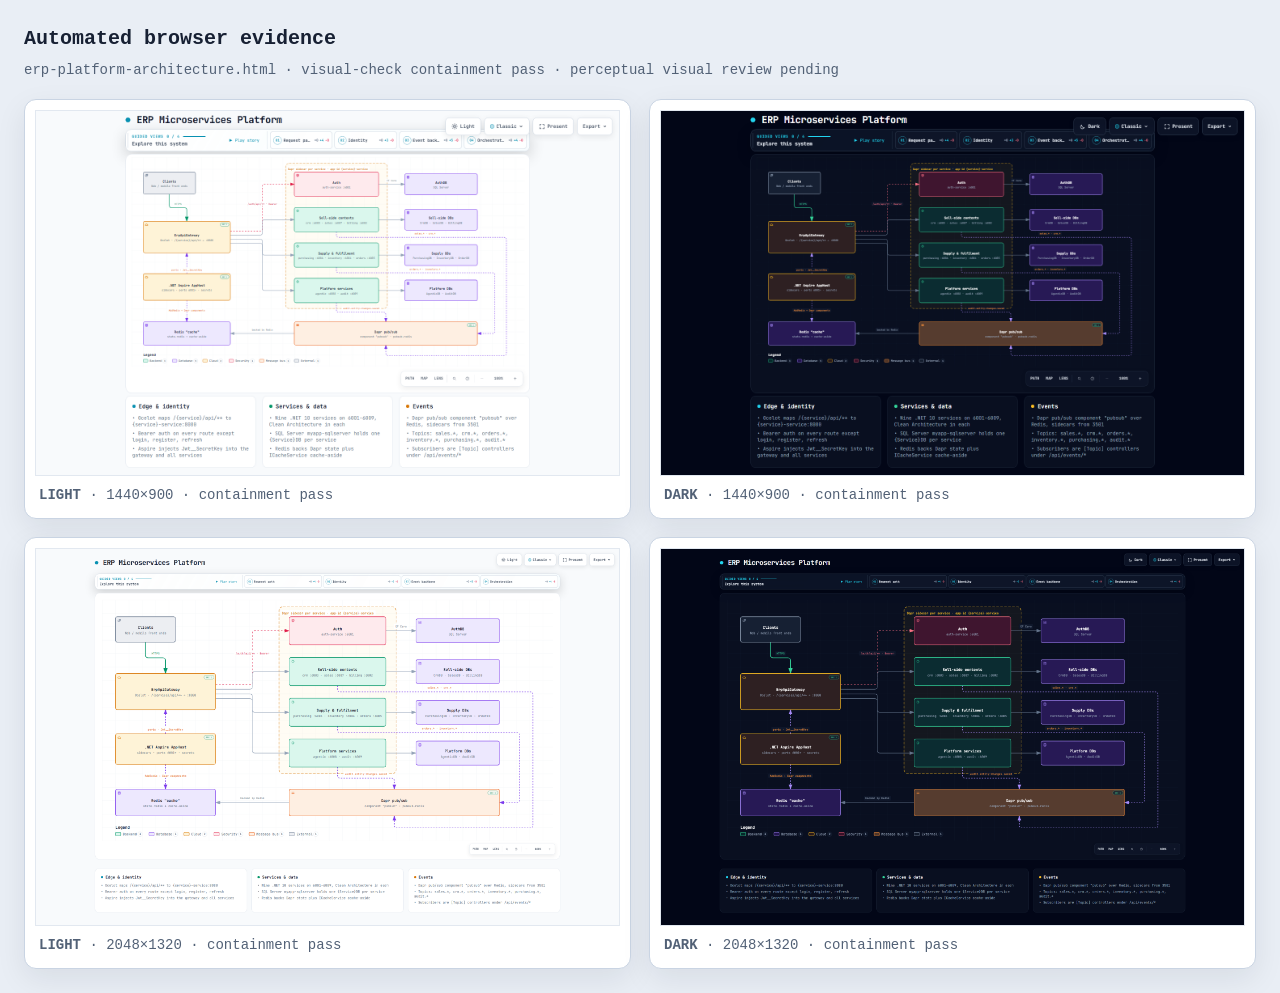
<file: docs/diagrams/erp-platform-architecture.visual-check.html>
<!doctype html>
<html lang="en">
<head>
<meta charset="utf-8">
<meta name="viewport" content="width=device-width,initial-scale=1">
<title>Archify automated browser evidence · erp-platform-architecture.html</title>
<style>
*{box-sizing:border-box}body{margin:0;padding:24px;background:#e9eef5;color:#172033;font:14px/1.5 ui-monospace,SFMono-Regular,Menlo,Consolas,monospace}header{max-width:1500px;margin:0 auto 18px}h1{margin:0 0 6px;font-size:20px}p{margin:0;color:#526176}.grid{max-width:1500px;margin:auto;display:grid;grid-template-columns:repeat(2,minmax(0,1fr));gap:18px}figure{margin:0;padding:10px;background:white;border:1px solid #c9d4e3;border-radius:12px;box-shadow:0 10px 30px rgba(15,23,42,.08)}img{display:block;width:100%;height:auto;border:1px solid #e2e8f0}figcaption{padding:9px 4px 2px;color:#526176}@media(max-width:900px){.grid{grid-template-columns:1fr}}
</style>
</head>
<body>
<header><h1>Automated browser evidence</h1><p>erp-platform-architecture.html · visual-check containment pass · perceptual visual review pending</p></header>
<main class="grid">
      <figure>
        <img src="erp-platform-architecture.visual-check.1440x900.light.png" alt="light 1440 by 900">
        <figcaption><strong>LIGHT</strong> · 1440×900 · containment pass</figcaption>
      </figure>
      <figure>
        <img src="erp-platform-architecture.visual-check.1440x900.dark.png" alt="dark 1440 by 900">
        <figcaption><strong>DARK</strong> · 1440×900 · containment pass</figcaption>
      </figure>
      <figure>
        <img src="erp-platform-architecture.visual-check.2048x1320.light.png" alt="light 2048 by 1320">
        <figcaption><strong>LIGHT</strong> · 2048×1320 · containment pass</figcaption>
      </figure>
      <figure>
        <img src="erp-platform-architecture.visual-check.2048x1320.dark.png" alt="dark 2048 by 1320">
        <figcaption><strong>DARK</strong> · 2048×1320 · containment pass</figcaption>
      </figure>
</main>
</body>
</html>
</file>
<file: styles.css>
/* ============================================================
   Design tokens — dark theme (default)
   ============================================================ */
:root {
  --display: 'Space Grotesk', system-ui, sans-serif;
  --body:    'Inter', system-ui, sans-serif;
  --mono:    'JetBrains Mono', ui-monospace, monospace;
  --maxw: min(1440px, 90vw);
}

[data-theme="dark"] {
  --ink:           #0C0E1C;
  --ink-2:         #11142A;
  --surface:       #171B36;
  --surface-2:     #1E2342;
  --line:          #2A2F55;
  --violet:        #8A6CFF;
  --violet-bright: #A78BFF;
  --signal:        #FFB454;
  --text:          #E7E9F5;
  --muted:         #9DA2C4;
  --faint:         #6F75A0;

  /* component-specific derived tokens */
  --nav-bg:           rgba(12,14,28,.72);
  --body-glow-1:      rgba(138,108,255,.14);
  --body-glow-2:      rgba(255,180,84,.06);
  --grid-line:        rgba(138,108,255,.05);
  --n-provider-fill:  #191d3c;
  --n-provider-stroke:#33396b;
  --n-kernel-fill:    rgba(138,108,255,.16);
  --n-target-fill:    #1b1530;
  --n-target-stroke:  #5a3f8c;
  --lights-first:     #3a2f55;
  --card-inset:       rgba(255,255,255,.03);
  --contact-glow:     rgba(138,108,255,.10);
}

[data-theme="light"] {
  --ink:           #F4F5FA;
  --ink-2:         #E8EAF4;
  --surface:       #FFFFFF;
  --surface-2:     #EEF0FA;
  --line:          #CDD1E8;
  --violet:        #6D50E0;
  --violet-bright: #7C5CEC;
  --signal:        #C87000;
  --text:          #181A2E;
  --muted:         #505573;
  --faint:         #888DAD;

  /* component-specific derived tokens */
  --nav-bg:           rgba(244,245,250,.88);
  --body-glow-1:      rgba(109,80,224,.09);
  --body-glow-2:      rgba(200,112,0,.04);
  --grid-line:        rgba(109,80,224,.06);
  --n-provider-fill:  #E8E9F8;
  --n-provider-stroke:#A0A5D0;
  --n-kernel-fill:    rgba(109,80,224,.12);
  --n-target-fill:    #EDE9F8;
  --n-target-stroke:  #8A6CB8;
  --lights-first:     #C4B8E8;
  --card-inset:       rgba(0,0,0,.03);
  --contact-glow:     rgba(109,80,224,.08);
}

/* ============================================================
   Base
   ============================================================ */
*, *::before, *::after { box-sizing: border-box }
html { scroll-behavior: smooth }

body {
  margin: 0;
  background: var(--ink);
  color: var(--text);
  font-family: var(--body);
  line-height: 1.6;
  -webkit-font-smoothing: antialiased;
  transition: background .3s, color .3s;
  background-image:
    radial-gradient(900px 500px at 78% -10%, var(--body-glow-1), transparent 60%),
    radial-gradient(700px 500px at 0% 8%,   var(--body-glow-2), transparent 55%);
}

a { color: inherit; text-decoration: none }
::selection { background: var(--violet); color: #fff }

.wrap { max-width: var(--maxw); margin: 0 auto; padding: 0 28px }
.mono { font-family: var(--mono) }

/* faint engineering grid */
body::before {
  content: "";
  position: fixed; inset: 0;
  pointer-events: none; z-index: 0; opacity: .5;
  background-image:
    linear-gradient(var(--grid-line) 1px, transparent 1px),
    linear-gradient(90deg, var(--grid-line) 1px, transparent 1px);
  background-size: 46px 46px;
  -webkit-mask-image: linear-gradient(to bottom, transparent, #000 18%, #000 88%, transparent);
          mask-image: linear-gradient(to bottom, transparent, #000 18%, #000 88%, transparent);
}

main, header, footer { position: relative; z-index: 1 }

/* ============================================================
   Nav
   ============================================================ */
.nav {
  position: sticky; top: 0; z-index: 50;
  backdrop-filter: blur(10px);
  background: var(--nav-bg);
  border-bottom: 1px solid var(--line);
  transition: background .3s, border-color .3s;
}
.nav .row {
  display: flex; align-items: center;
  justify-content: space-between; height: 64px;
}
.brand { font-family: var(--mono); font-size: .84rem; letter-spacing: .02em; color: var(--text) }
.brand b { color: var(--violet-bright); font-weight: 600 }

.nav-links { display: flex; align-items: center; gap: 14px; margin-left: auto }
.nav-links ul { display: flex; gap: 26px; list-style: none; margin: 0; padding: 0 }
.nav-links ul a { font-family: var(--mono); font-size: .78rem; color: var(--muted); transition: color .2s }
.nav-links ul a:hover { color: var(--text) }

/* theme toggle */
.theme-toggle {
  background: none;
  border: 1px solid var(--line);
  border-radius: 8px;
  width: 34px; height: 34px;
  padding: 0;
  cursor: pointer;
  color: var(--muted);
  display: flex; align-items: center; justify-content: center;
  transition: color .2s, border-color .2s;
  flex-shrink: 0;
}
.theme-toggle:hover { color: var(--text); border-color: var(--violet) }
.theme-toggle svg { width: 16px; height: 16px; display: block }

[data-theme="dark"]  .icon-moon { display: none }
[data-theme="light"] .icon-sun  { display: none }

/* language picker */
.lang-select {
  font-family: var(--mono);
  font-size: .78rem;
  color: var(--muted);
  background: transparent;
  border: 1px solid var(--line);
  border-radius: 8px;
  height: 34px;
  padding: 0 28px 0 10px;
  cursor: pointer;
  appearance: none;
  -webkit-appearance: none;
  background-image: url("data:image/svg+xml,%3Csvg xmlns='http://www.w3.org/2000/svg' width='10' height='6' viewBox='0 0 10 6'%3E%3Cpath fill='%236F75A0' d='M1 1l4 4 4-4'/%3E%3C/svg%3E");
  background-repeat: no-repeat;
  background-position: right 10px center;
  transition: color .2s, border-color .2s;
  flex-shrink: 0;
}
.lang-select:hover,
.lang-select:focus {
  color: var(--text);
  border-color: var(--violet);
  outline: none;
}
.lang-select option {
  background: var(--surface);
  color: var(--text);
}

@media (max-width: 680px) {
  .nav-links ul { display: none }
}

/* ============================================================
   Hero
   ============================================================ */
.hero { padding: 84px 0 70px }
.hero-grid {
  display: grid;
  grid-template-columns: 1.05fr .95fr;
  gap: 48px; align-items: center;
}

.eyebrow {
  font-family: var(--mono); font-size: .74rem;
  letter-spacing: .18em; text-transform: uppercase;
  color: var(--signal);
  display: flex; align-items: center; gap: 10px;
  margin-bottom: 22px;
}
.eyebrow::before {
  content: ""; width: 26px; height: 1px;
  background: var(--signal); display: inline-block;
}

h1 {
  font-family: var(--display); font-weight: 700;
  font-size: clamp(2.5rem, 6vw, 4.1rem);
  line-height: 1.02; letter-spacing: -.02em; margin: 0 0 22px;
}
h1 .accent { color: var(--violet-bright) }

.lede { font-size: 1.16rem; color: var(--muted); max-width: 30ch; margin: 0 0 14px }
.lede strong { color: var(--text); font-weight: 600 }
.sub  { font-size: 1rem; color: var(--faint); max-width: 42ch; margin: 0 0 32px }

.cta-row { display: flex; flex-wrap: wrap; gap: 14px; align-items: center }

.btn {
  font-family: var(--mono); font-size: .82rem;
  padding: 13px 20px; border-radius: 9px;
  border: 1px solid var(--line);
  transition: .2s;
  display: inline-flex; align-items: center; gap: 9px;
}
.btn-primary {
  background: var(--violet); border-color: var(--violet);
  color: #fff; font-weight: 600;
}
.btn-primary:hover {
  background: var(--violet-bright); border-color: var(--violet-bright);
  transform: translateY(-2px);
}
.btn-ghost { color: var(--muted) }
.btn-ghost:hover { color: var(--text); border-color: var(--violet); transform: translateY(-2px) }

.meta-line {
  margin-top: 30px; font-family: var(--mono); font-size: .76rem;
  color: var(--faint); display: flex; flex-wrap: wrap; gap: 8px 18px;
}
.meta-line span { display: inline-flex; align-items: center; gap: 7px }
.dot { width: 6px; height: 6px; border-radius: 50%; background: var(--signal) }

/* ============================================================
   Hero graph
   ============================================================ */
.graph-card {
  background: linear-gradient(160deg, var(--surface), var(--ink-2));
  border: 1px solid var(--line); border-radius: 18px;
  padding: 18px 18px 14px;
  box-shadow: 0 30px 70px -30px rgba(0,0,0,.4);
  transition: background .3s, border-color .3s;
}
.graph-head {
  display: flex; justify-content: space-between; align-items: center;
  font-family: var(--mono); font-size: .68rem; color: var(--faint);
  letter-spacing: .05em; margin-bottom: 6px; padding: 0 4px;
}
.graph-head .lights { display: flex; gap: 6px }
.graph-head .lights i {
  width: 9px; height: 9px; border-radius: 50%;
  background: var(--line); display: block;
}
.graph-head .lights i:first-child { background: var(--lights-first) }

svg.graph { width: 100%; height: auto; display: block }
.edge      { stroke: var(--line); stroke-width: 1.5; fill: none }
.edge-flow {
  stroke: var(--violet); stroke-width: 1.6; fill: none;
  stroke-dasharray: 5 9;
  animation: flow 1.4s linear infinite; opacity: .85;
}
@keyframes flow { to { stroke-dashoffset: -28 } }

.node rect, .node circle { stroke-width: 1.5 }
.node-label { font-family: var(--mono); font-size: 11px; fill: var(--text) }
.node-kind  { font-family: var(--mono); font-size: 8.5px; fill: var(--faint); letter-spacing: .06em }

.n-provider rect { fill: var(--n-provider-fill); stroke: var(--n-provider-stroke) }

.n-kernel circle              { fill: var(--n-kernel-fill); stroke: var(--violet) }
.n-kernel circle.pulse        { fill: none; stroke: var(--violet); opacity: .5; animation: pulse 2.4s ease-out infinite }
@keyframes pulse { 0% { r: 30; opacity: .5 } 100% { r: 52; opacity: 0 } }

.n-target rect { fill: var(--n-target-fill); stroke: var(--n-target-stroke) }

.sig-dot     { fill: var(--signal) }
.sig-dot.run { animation: travel 2.6s linear infinite }
@keyframes travel { 0% { opacity: 0 } 8% { opacity: 1 } 92% { opacity: 1 } 100% { opacity: 0 } }

/* ============================================================
   Sections — shared
   ============================================================ */
section { padding: 74px 0 }
.sec-label {
  font-family: var(--mono); font-size: .74rem;
  letter-spacing: .18em; text-transform: uppercase;
  color: var(--violet-bright); margin-bottom: 14px;
}
.sec-title {
  font-family: var(--display); font-weight: 600;
  font-size: clamp(1.7rem, 3.6vw, 2.4rem);
  letter-spacing: -.015em; margin: 0 0 12px; max-width: 18ch;
}
.sec-intro { color: var(--muted); max-width: 62ch; margin: 0 0 40px; font-size: 1.04rem }

/* ============================================================
   Focus pillars
   ============================================================ */
.pillars { display: grid; grid-template-columns: repeat(3,1fr); gap: 20px }
.pillar {
  background: var(--surface); border: 1px solid var(--line);
  border-radius: 14px; padding: 26px 24px; transition: .25s;
}
.pillar:hover { border-color: var(--violet); transform: translateY(-3px) }
.pillar .idx  { font-family: var(--mono); font-size: .72rem; color: var(--signal); margin-bottom: 16px }
.pillar h3    { font-family: var(--display); font-size: 1.18rem; font-weight: 600; margin: 0 0 10px }
.pillar p     { color: var(--muted); font-size: .96rem; margin: 0 }

/* ============================================================
   Project cards
   ============================================================ */
.projects { display: grid; grid-template-columns: repeat(2,1fr); gap: 22px }

.card {
  background: var(--surface); border: 1px solid var(--line);
  border-radius: 16px; padding: 28px;
  display: flex; flex-direction: column;
  transition: .25s; position: relative; overflow: hidden;
}
.card::after {
  content: ""; position: absolute; inset: 0;
  border-radius: 16px; pointer-events: none;
  box-shadow: inset 0 1px 0 var(--card-inset);
}
.card:hover {
  border-color: var(--violet); transform: translateY(-4px);
  box-shadow: 0 24px 50px -28px rgba(138,108,255,.4);
}
.card.flag {
  grid-column: span 2;
  background: linear-gradient(150deg, var(--surface-2), var(--surface));
}
.card-top {
  display: flex; justify-content: space-between;
  align-items: flex-start; gap: 14px; margin-bottom: 14px;
}
.repo {
  font-family: var(--mono); font-size: .96rem;
  color: var(--violet-bright); font-weight: 600; word-break: break-word;
}
.flag .repo { font-size: 1.18rem }

.badge {
  font-family: var(--mono); font-size: .62rem;
  letter-spacing: .1em; text-transform: uppercase;
  color: var(--signal); border: 1px solid rgba(255,180,84,.4);
  border-radius: 999px; padding: 4px 9px; white-space: nowrap;
}
.card .role  { font-family: var(--display); font-weight: 600; font-size: 1.04rem; margin: 0 0 10px; color: var(--text) }
.flag .role  { font-size: 1.22rem }
.card p      { color: var(--muted); font-size: .95rem; margin: 0 0 18px; flex: 1 }

.tags        { display: flex; flex-wrap: wrap; gap: 7px; margin-bottom: 18px }
.tag {
  font-family: var(--mono); font-size: .68rem;
  color: var(--muted); background: var(--ink-2);
  border: 1px solid var(--line); border-radius: 6px; padding: 4px 9px;
}
.card .link {
  font-family: var(--mono); font-size: .76rem; color: var(--muted);
  display: inline-flex; align-items: center; gap: 8px;
  transition: .2s; align-self: flex-start;
}
.card .link:hover { color: var(--violet-bright) }
.card .link svg   { transition: transform .2s }
.card .link:hover svg { transform: translate(2px,-2px) }

.flag-grid { display: grid; grid-template-columns: 1.3fr 1fr; gap: 30px; align-items: start }

.facts      { list-style: none; margin: 0; padding: 0; border-left: 1px solid var(--line); padding-left: 20px }
.facts li   { font-size: .9rem; color: var(--muted); margin-bottom: 12px; display: flex; gap: 10px }
.facts li:last-child { margin-bottom: 0 }
.facts b    {
  color: var(--text); font-family: var(--mono); font-size: .74rem; font-weight: 600;
  min-width: 88px; text-transform: uppercase; letter-spacing: .04em; padding-top: 1px;
}

/* ============================================================
   Ecosystem constellation
   ============================================================ */
.eco { background: var(--surface); border: 1px solid var(--line); border-radius: 16px; padding: 30px 28px }
.eco-grid { display: grid; grid-template-columns: repeat(3,1fr); gap: 14px; margin-top: 24px }
.eco-col h4 {
  font-family: var(--mono); font-size: .72rem;
  letter-spacing: .1em; text-transform: uppercase;
  color: var(--signal); margin: 0 0 14px;
  padding-bottom: 8px; border-bottom: 1px solid var(--line);
}
.eco-item {
  display: block; font-family: var(--mono); font-size: .82rem;
  color: var(--text); padding: 9px 0;
  border-bottom: 1px dashed var(--line); transition: .2s;
}
.eco-item:last-child { border-bottom: none }
.eco-item:hover      { color: var(--violet-bright); padding-left: 6px }
.eco-item span       { display: block; font-family: var(--body); font-size: .74rem; color: var(--faint); margin-top: 2px }

/* ============================================================
   Stack
   ============================================================ */
.stack { display: grid; grid-template-columns: repeat(4,1fr); gap: 18px }
.stack-col h4 {
  font-family: var(--mono); font-size: .72rem;
  letter-spacing: .12em; text-transform: uppercase;
  color: var(--violet-bright); margin: 0 0 14px;
}
.stack-col ul { list-style: none; margin: 0; padding: 0 }
.stack-col li { font-size: .92rem; color: var(--muted); padding: 6px 0; border-bottom: 1px solid var(--line) }
.stack-col li:last-child { border-bottom: none }

/* ============================================================
   Contact
   ============================================================ */
.contact {
  text-align: center;
  border-top: 1px solid var(--line);
  background: radial-gradient(600px 300px at 50% 0%, var(--contact-glow), transparent 70%);
}
.contact .sec-title { margin: 0 auto 16px }
.contact p          { color: var(--muted); max-width: 50ch; margin: 0 auto 30px }
.contact .cta-row   { justify-content: center }

/* ============================================================
   Footer
   ============================================================ */
footer { border-top: 1px solid var(--line); padding: 28px 0 }
footer .row {
  display: flex; justify-content: space-between;
  align-items: center; flex-wrap: wrap; gap: 14px;
  font-family: var(--mono); font-size: .74rem; color: var(--faint);
}
footer a:hover { color: var(--violet-bright) }

/* ============================================================
   Scroll reveal
   ============================================================ */
.reveal { opacity: 0; transform: translateY(18px); transition: opacity .7s ease, transform .7s ease }
.reveal.in { opacity: 1; transform: none }

/* ============================================================
   Responsive
   ============================================================ */
@media (max-width: 920px) {
  .hero-grid  { grid-template-columns: 1fr; gap: 40px }
  .lede, .sub { max-width: none }
  .pillars, .stack { grid-template-columns: repeat(2,1fr) }
  .eco-grid   { grid-template-columns: 1fr }
  .flag-grid  { grid-template-columns: 1fr; gap: 20px }
  .facts      { border-left: none; border-top: 1px solid var(--line); padding-left: 0; padding-top: 18px }
}

@media (max-width: 620px) {
  .projects { grid-template-columns: 1fr }
  .card.flag { grid-column: span 1 }
  .pillars, .stack { grid-template-columns: 1fr }
  .wrap    { padding: 0 20px }
  section  { padding: 56px 0 }
}

@media (prefers-reduced-motion: reduce) {
  * { animation: none !important; scroll-behavior: auto !important; transition: none !important }
  .reveal { opacity: 1; transform: none }
}
</file>
